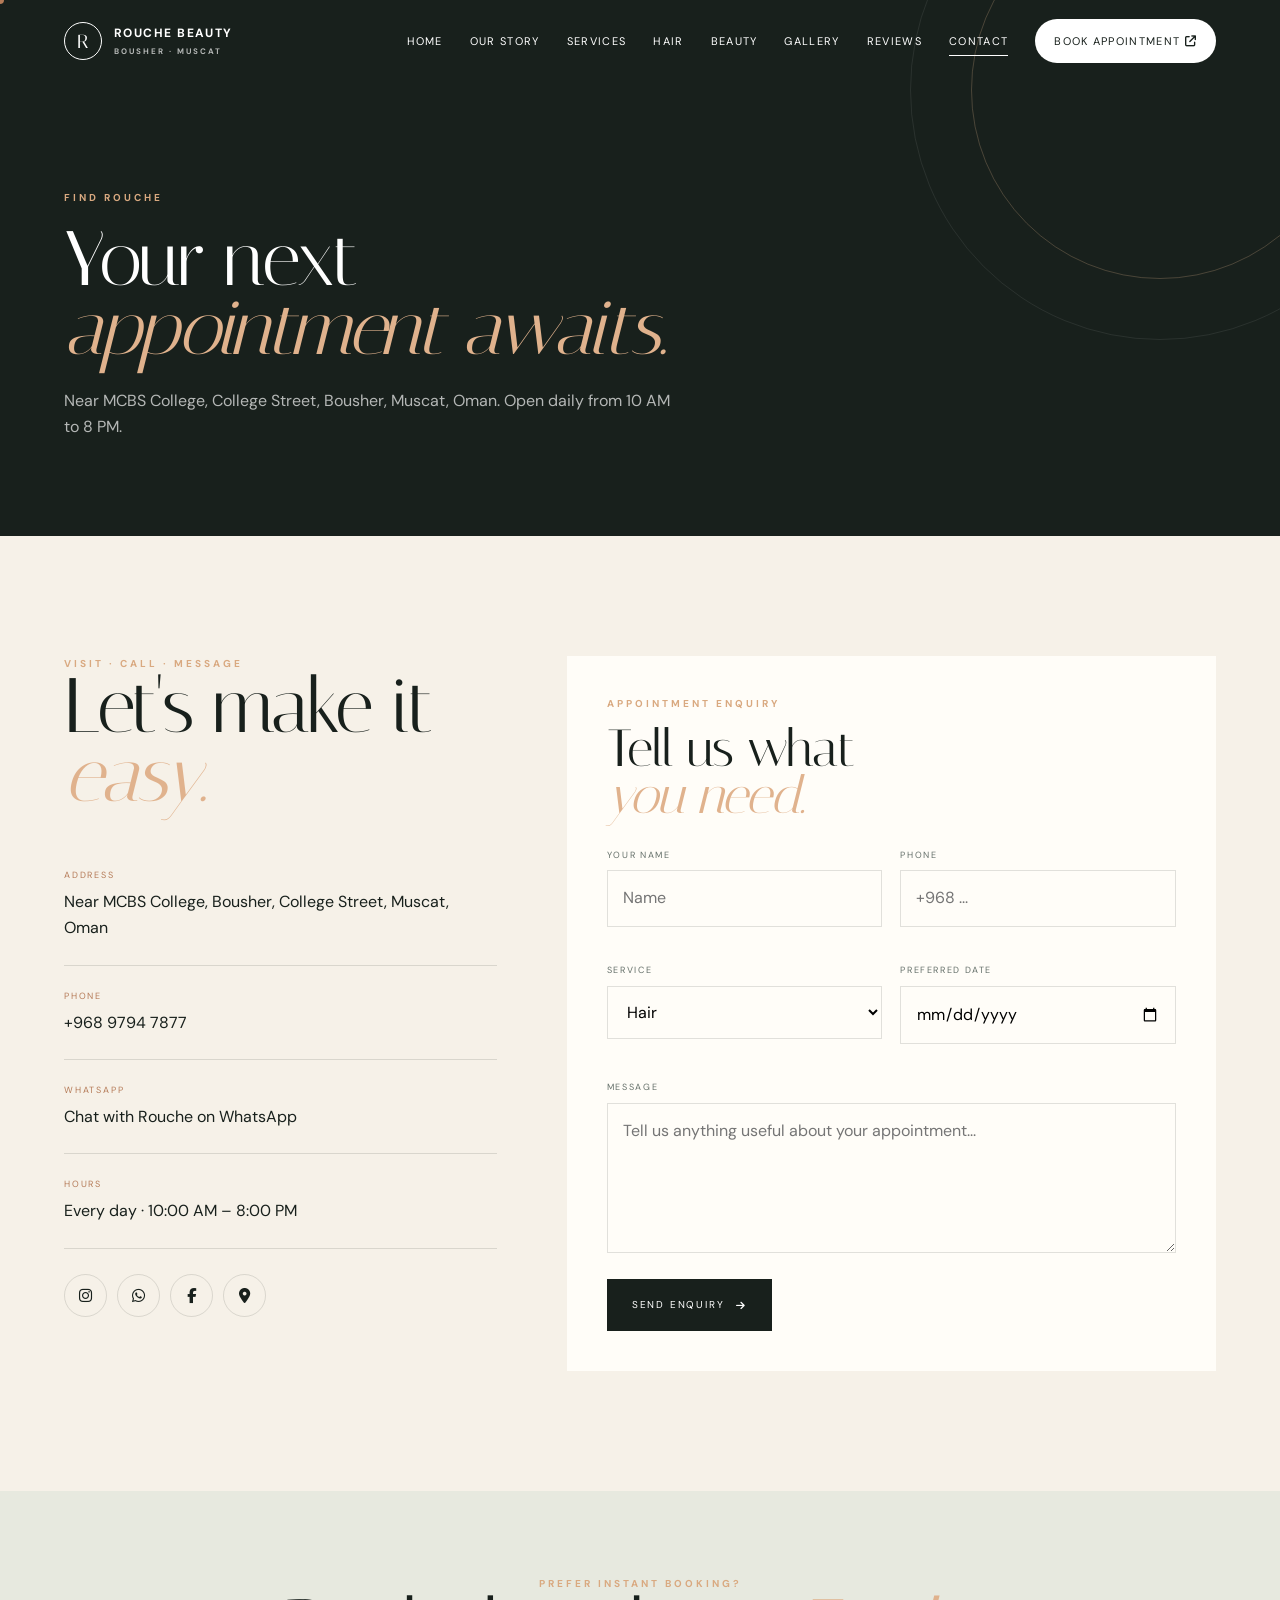
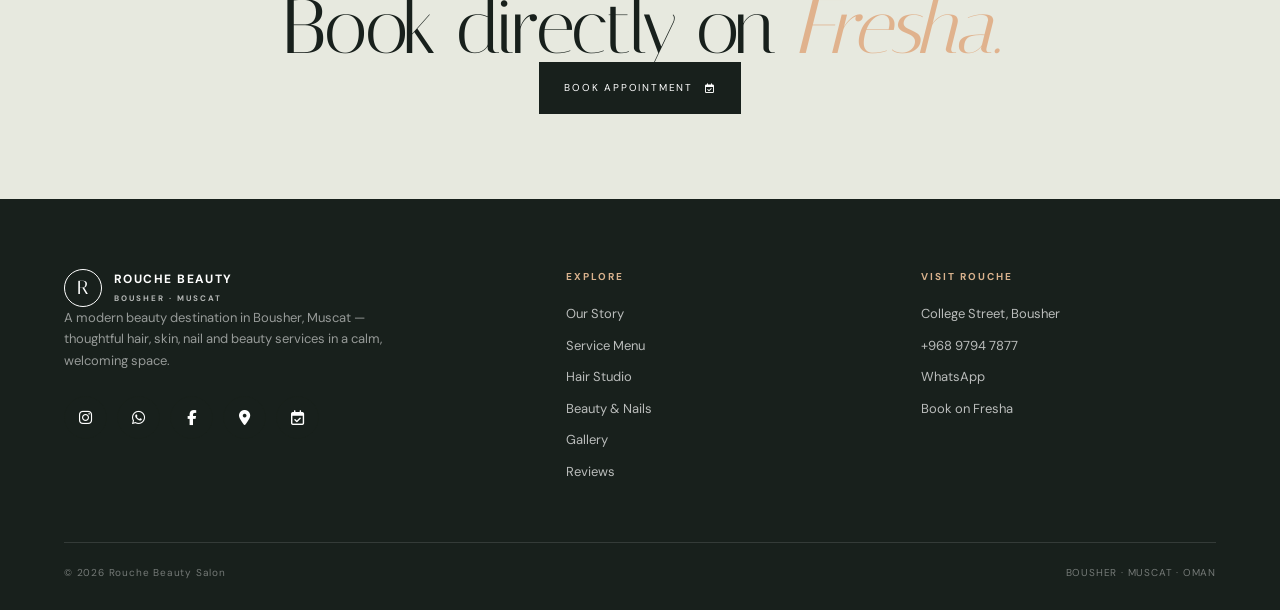
<file: contact.html>
<!doctype html>
<html lang="en">

<head>
    <meta charset="utf-8">
    <meta name="viewport" content="width=device-width,initial-scale=1">
    <meta name="description"
        content="Rouche Beauty Salon — premium hair, beauty, nail and skin services in Bousher, Muscat, Oman.">
    <title>Contact & Location | Rouche Beauty Salon</title>
    <link rel="stylesheet" href="style.css">
    <link rel="stylesheet" href="https://cdnjs.cloudflare.com/ajax/libs/font-awesome/6.5.2/css/all.min.css">
</head>

    <!-- Google tag (gtag.js) -->
<script async src="https://www.googletagmanager.com/gtag/js?id=G-3665BNM93B"></script>
<script>
  window.dataLayer = window.dataLayer || [];
  function gtag(){dataLayer.push(arguments);}
  gtag('js', new Date());

  gtag('config', 'G-3665BNM93B');
</script>
    
<body>
    <div class="preloader">
        <div class="loader">
            <div class="loader-mark"><span>R</span></div>
            <p>Rouche Beauty Salon · Muscat</p>
        </div>
    </div>
    <div class="progress"></div>
    <div class="cursor"></div>
    <header class="header"><a class="brand" href="index.html"><span class="mark">R</span><span>ROUCHE
                BEAUTY<small>BOUSHER · MUSCAT</small></span></a>
        <nav class="nav"><a class="" href="index.html">Home</a><a class="" href="story.html">Our Story</a><a class=""
                href="services.html">Services</a><a class="" href="hair.html">Hair</a><a class=""
                href="beauty.html">Beauty</a><a class="" href="gallery.html">Gallery</a><a class=""
                href="reviews.html">Reviews</a><a class="active" href="contact.html">Contact</a><a class="book"
                href="https://www.fresha.com/a/rouche-beauty-salon-muscat-rouche-beauty-salon-n1asgqcr"
                target="_blank">Book Appointment <i class="fa-solid fa-arrow-up-right-from-square"></i></a></nav><button
            class="toggle" aria-label="Open menu"><span></span><span></span></button>
    </header>
    <nav class="mobile">
    <a href="index.html"><span>001</span>Home</a>
    <a href="story.html"><span>002</span>Our Story</a>
    <a href="services.html"><span>003</span>Services</a>
    <a href="hair.html"><span>004</span>Hair</a>
    <a href="beauty.html"><span>005</span>Beauty</a>
    <a href="gallery.html"><span>006</span>Gallery</a>
    <a href="reviews.html"><span>007</span>Reviews</a>
    <a href="contact.html"><span>008</span>Contact</a>
    
    <div class="mobile-socials">
        <a class="social instagram" href="https://www.instagram.com/rouchebeautysalon.om" target="_blank" aria-label="Instagram">
            <i class="fa-brands fa-instagram"></i>
        </a>
        <a class="social whatsapp" href="https://wa.me/96897947877" target="_blank" aria-label="WhatsApp">
            <i class="fa-brands fa-whatsapp"></i>
        </a>
        <a class="social facebook" href="https://www.facebook.com/rouchebeautysalon/" target="_blank" aria-label="Facebook">
            <i class="fa-brands fa-facebook-f"></i>
        </a>
        <a class="social" href="https://maps.app.goo.gl/y8kQ7whTKr5bXp9u5" target="_blank" aria-label="Location">
            <i class="fa-solid fa-location-dot"></i>
        </a>
    </div>
</nav>
    <section class="page-hero">
        <div class="orb"></div>
        <div class="container">
            <div class="kicker">Find Rouche</div>
            <h1 class="display">Your next<br><em>appointment awaits.</em></h1>
            <p>Near MCBS College, College Street, Bousher, Muscat, Oman. Open daily from 10 AM to 8 PM.</p>
        </div>
    </section>
    <section class="section">
        <div class="container contact">
            <div class="reveal left">
                <div class="kicker">Visit · Call · Message</div>
                <h2 class="display">Let's make it<br><em>easy.</em></h2>
                <div class="contact-list">
                    <div class="contact-item"><span>Address</span><a href="https://maps.app.goo.gl/y8kQ7whTKr5bXp9u5"
                            target="_blank">Near MCBS College, Bousher, College Street, Muscat, Oman</a></div>
                    <div class="contact-item"><span>Phone</span><a href="tel:+96897947877">+968 9794 7877</a></div>
                    <div class="contact-item"><span>WhatsApp</span><a href="https://wa.me/96897947877"
                            target="_blank">Chat with Rouche on WhatsApp</a></div>
                    <div class="contact-item"><span>Hours</span>
                        <p>Every day · 10:00 AM – 8:00 PM</p>
                    </div>
                </div>
                <div class="socials"><a class="social instagram" href="https://www.instagram.com/rouchebeautysalon.om"
                        target="_blank"><i class="fa-brands fa-instagram"></i></a><a class="social whatsapp"
                        href="https://wa.me/96897947877" target="_blank"><i class="fa-brands fa-whatsapp"></i></a><a
                        class="social facebook" href="https://www.facebook.com/rouchebeautysalon/" target="_blank"><i
                            class="fa-brands fa-facebook-f"></i></a><a class="social"
                        href="https://maps.app.goo.gl/y8kQ7whTKr5bXp9u5" target="_blank"><i
                            class="fa-solid fa-location-dot"></i></a></div>
            </div>
            <div class="form reveal right">
                <div class="kicker">Appointment enquiry</div>
                <h3 class="display" style="font-size:52px;margin:14px 0 28px">Tell us what<br><em>you need.</em></h3>
                <form
                    onsubmit="event.preventDefault();alert('Thank you! For live availability, please use the Book on Fresha button.');">
                    <div class="form-grid">
                        <div class="field"><label>Your name</label><input required placeholder="Name"></div>
                        <div class="field"><label>Phone</label><input required placeholder="+968 ..."></div>
                        <div class="field"><label>Service</label><select>
                                <option>Hair</option>
                                <option>Nails</option>
                                <option>Skin / Facial</option>
                                <option>Threading</option>
                                <option>Waxing</option>
                            </select></div>
                        <div class="field"><label>Preferred date</label><input type="date"></div>
                        <div class="field full"><label>Message</label><textarea
                                placeholder="Tell us anything useful about your appointment..."></textarea></div>
                    </div><button class="btn btn-dark" type="submit" data-magnetic>Send enquiry <i
                            class="fa-solid fa-arrow-right"></i></button>
                </form>
            </div>
        </div>
    </section>
    <section class="tight" style="background:#e7e9df">
        <div class="container" style="text-align:center">
            <div class="kicker">Prefer instant booking?</div>
            <h2 class="display">Book directly on <em>Fresha.</em></h2><a class="btn btn-dark" data-magnetic
                href="https://www.fresha.com/a/rouche-beauty-salon-muscat-rouche-beauty-salon-n1asgqcr"
                target="_blank">Book appointment <i class="fa-regular fa-calendar-check"></i></a>
        </div>
    </section>
    <footer class="footer">
        <div class="footer-grid">
            <div><a class="brand" href="index.html"><span class="mark">R</span><span>ROUCHE BEAUTY<small>BOUSHER ·
                            MUSCAT</small></span></a>
                <p>A modern beauty destination in Bousher, Muscat — thoughtful hair, skin, nail and beauty services in a
                    calm, welcoming space.</p>
                <div class="socials"><a class="social instagram" href="https://www.instagram.com/rouchebeautysalon.om"
                        target="_blank"><i class="fa-brands fa-instagram"></i></a><a class="social whatsapp"
                        href="https://wa.me/96897947877" target="_blank"><i class="fa-brands fa-whatsapp"></i></a><a
                        class="social facebook" href="https://www.facebook.com/rouchebeautysalon/" target="_blank"><i
                            class="fa-brands fa-facebook-f"></i></a><a class="social"
                        href="https://maps.app.goo.gl/y8kQ7whTKr5bXp9u5" target="_blank"><i
                            class="fa-solid fa-location-dot"></i></a><a class="social"
                        href="https://www.fresha.com/a/rouche-beauty-salon-muscat-rouche-beauty-salon-n1asgqcr"
                        target="_blank"><i class="fa-regular fa-calendar-check"></i></a></div>
            </div>
            <div>
                <h4>Explore</h4>
                <div class="links"><a href="story.html">Our Story</a><a href="services.html">Service Menu</a><a
                        href="hair.html">Hair Studio</a><a href="beauty.html">Beauty & Nails</a><a
                        href="gallery.html">Gallery</a><a href="reviews.html">Reviews</a></div>
            </div>
            <div>
                <h4>Visit Rouche</h4>
                <div class="links"><a href="contact.html">College Street, Bousher</a><a href="tel:+96897947877">+968
                        9794 7877</a><a href="https://wa.me/96897947877" target="_blank">WhatsApp</a><a
                        href="https://www.fresha.com/a/rouche-beauty-salon-muscat-rouche-beauty-salon-n1asgqcr"
                        target="_blank">Book on Fresha</a></div>
            </div>
        </div>
        <div class="bottom"><span>© <span data-year></span> Rouche Beauty Salon</span><span>BOUSHER · MUSCAT ·
                OMAN</span></div>
    </footer>
    <script src="script.js"></script>
</body>

</html>
</file>
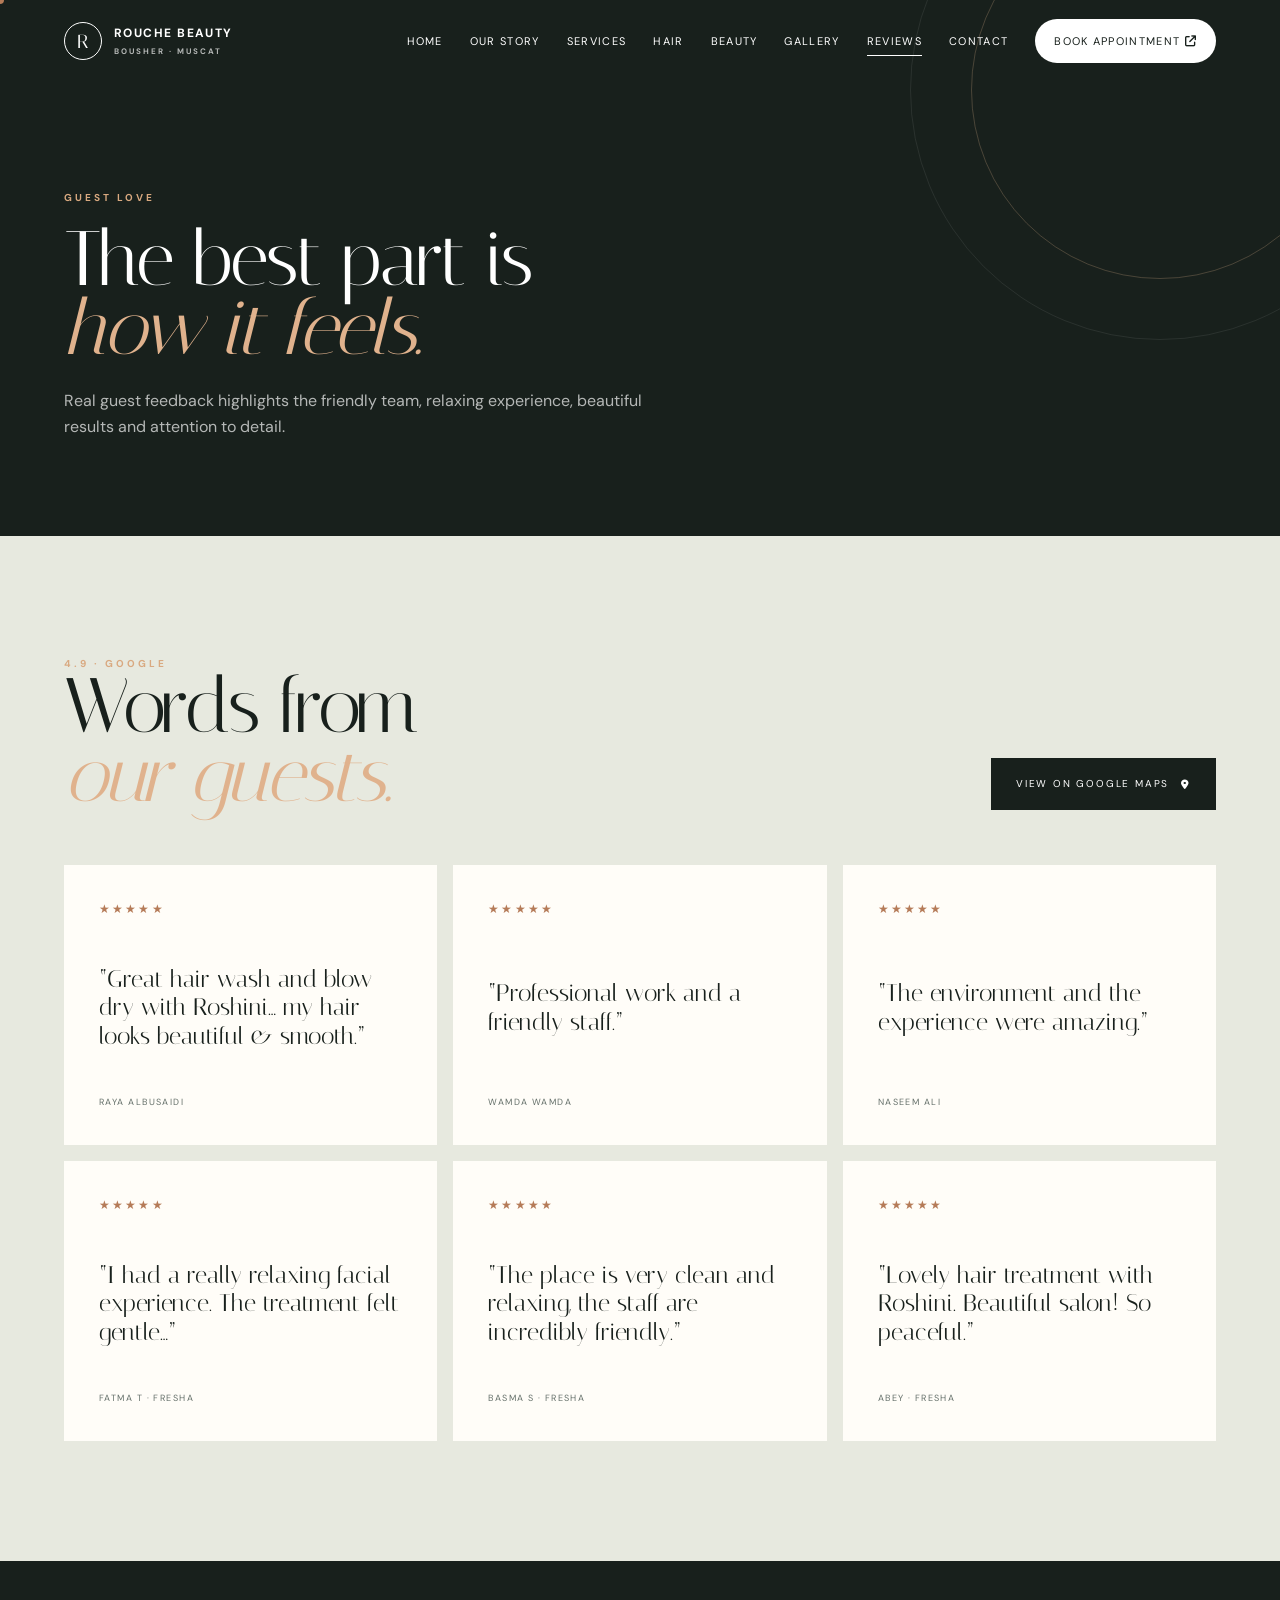
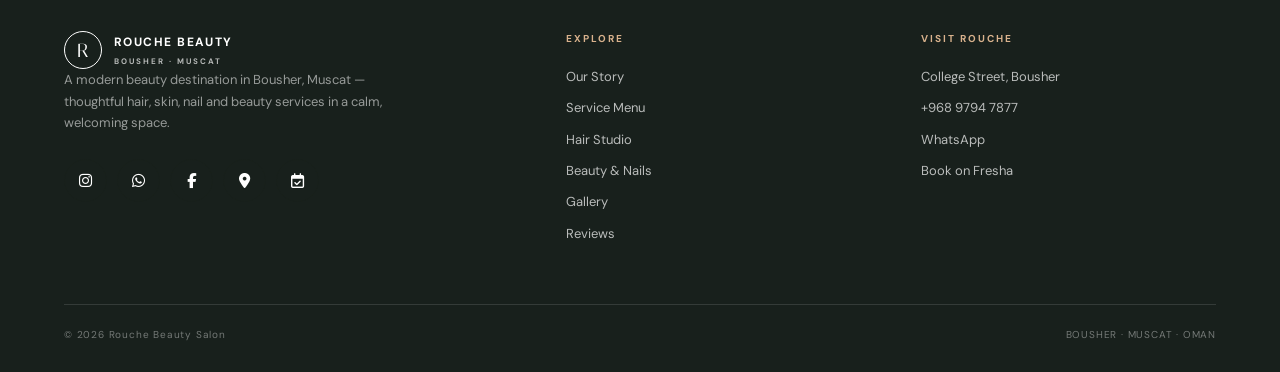
<file: reviews.html>
<!doctype html>
<html lang="en">

<head>
    <meta charset="utf-8">
    <meta name="viewport" content="width=device-width,initial-scale=1">
    <meta name="description"
        content="Rouche Beauty Salon — premium hair, beauty, nail and skin services in Bousher, Muscat, Oman.">
    <title>Guest Reviews | Rouche Beauty Salon</title>
    <link rel="stylesheet" href="style.css">
    <link rel="stylesheet" href="https://cdnjs.cloudflare.com/ajax/libs/font-awesome/6.5.2/css/all.min.css">
</head>

    <!-- Google tag (gtag.js) -->
<script async src="https://www.googletagmanager.com/gtag/js?id=G-3665BNM93B"></script>
<script>
  window.dataLayer = window.dataLayer || [];
  function gtag(){dataLayer.push(arguments);}
  gtag('js', new Date());

  gtag('config', 'G-3665BNM93B');
</script>

<body>
    <div class="preloader">
        <div class="loader">
            <div class="loader-mark"><span>R</span></div>
            <p>Rouche Beauty Salon · Muscat</p>
        </div>
    </div>
    <div class="progress"></div>
    <div class="cursor"></div>
    <header class="header"><a class="brand" href="index.html"><span class="mark">R</span><span>ROUCHE
                BEAUTY<small>BOUSHER · MUSCAT</small></span></a>
        <nav class="nav"><a class="" href="index.html">Home</a><a class="" href="story.html">Our Story</a><a class=""
                href="services.html">Services</a><a class="" href="hair.html">Hair</a><a class=""
                href="beauty.html">Beauty</a><a class="" href="gallery.html">Gallery</a><a class="active"
                href="reviews.html">Reviews</a><a class="" href="contact.html">Contact</a><a class="book"
                href="https://www.fresha.com/a/rouche-beauty-salon-muscat-rouche-beauty-salon-n1asgqcr"
                target="_blank">Book Appointment <i class="fa-solid fa-arrow-up-right-from-square"></i></a></nav><button
            class="toggle" aria-label="Open menu"><span></span><span></span></button>
    </header>
    <nav class="mobile">
    <a href="index.html"><span>001</span>Home</a>
    <a href="story.html"><span>002</span>Our Story</a>
    <a href="services.html"><span>003</span>Services</a>
    <a href="hair.html"><span>004</span>Hair</a>
    <a href="beauty.html"><span>005</span>Beauty</a>
    <a href="gallery.html"><span>006</span>Gallery</a>
    <a href="reviews.html"><span>007</span>Reviews</a>
    <a href="contact.html"><span>008</span>Contact</a>
    
    <div class="mobile-socials">
        <a class="social instagram" href="https://www.instagram.com/rouchebeautysalon.om" target="_blank" aria-label="Instagram">
            <i class="fa-brands fa-instagram"></i>
        </a>
        <a class="social whatsapp" href="https://wa.me/96897947877" target="_blank" aria-label="WhatsApp">
            <i class="fa-brands fa-whatsapp"></i>
        </a>
        <a class="social facebook" href="https://www.facebook.com/rouchebeautysalon/" target="_blank" aria-label="Facebook">
            <i class="fa-brands fa-facebook-f"></i>
        </a>
        <a class="social" href="https://maps.app.goo.gl/y8kQ7whTKr5bXp9u5" target="_blank" aria-label="Location">
            <i class="fa-solid fa-location-dot"></i>
        </a>
    </div>
</nav>
    <section class="page-hero">
        <div class="orb"></div>
        <div class="container">
            <div class="kicker">Guest love</div>
            <h1 class="display">The best part is<br><em>how it feels.</em></h1>
            <p>Real guest feedback highlights the friendly team, relaxing experience, beautiful results and attention to
                detail.</p>
        </div>
    </section>
    <section class="section quotes">
        <div class="container">
            <div class="section-head">
                <div>
                    <div class="kicker">4.9 · Google</div>
                    <h2 class="display">Words from<br><em>our guests.</em></h2>
                </div><a class="btn btn-dark"
                    href="https://www.google.com/maps/search/?api=1&query=Rouche%20Beauty%20Salon%20Bousher%20Muscat"
                    target="_blank">View on Google Maps <i class="fa-solid fa-location-dot"></i></a>
            </div>
            <div class="quote-grid">
                <article class="quote reveal">
                    <div class="stars">★★★★★</div>
                    <p>“Great hair wash and blow dry with Roshini… my hair looks beautiful & smooth.”</p><small>Raya
                        Albusaidi</small>
                </article>
                <article class="quote reveal d1">
                    <div class="stars">★★★★★</div>
                    <p>“Professional work and a friendly staff.”</p><small>Wamda Wamda</small>
                </article>
                <article class="quote reveal d2">
                    <div class="stars">★★★★★</div>
                    <p>“The environment and the experience were amazing.”</p><small>Naseem Ali</small>
                </article>
                <article class="quote reveal">
                    <div class="stars">★★★★★</div>
                    <p>“I had a really relaxing facial experience. The treatment felt gentle…”</p><small>Fatma T ·
                        Fresha</small>
                </article>
                <article class="quote reveal d1">
                    <div class="stars">★★★★★</div>
                    <p>“The place is very clean and relaxing, the staff are incredibly friendly.”</p><small>Basma S ·
                        Fresha</small>
                </article>
                <article class="quote reveal d2">
                    <div class="stars">★★★★★</div>
                    <p>“Lovely hair treatment with Roshini. Beautiful salon! So peaceful.”</p><small>Abey ·
                        Fresha</small>
                </article>
            </div>
        </div>
    </section>
    <footer class="footer">
        <div class="footer-grid">
            <div><a class="brand" href="index.html"><span class="mark">R</span><span>ROUCHE BEAUTY<small>BOUSHER ·
                            MUSCAT</small></span></a>
                <p>A modern beauty destination in Bousher, Muscat — thoughtful hair, skin, nail and beauty services in a
                    calm, welcoming space.</p>
                <div class="socials"><a class="social instagram" href="https://www.instagram.com/rouchebeautysalon.om"
                        target="_blank"><i class="fa-brands fa-instagram"></i></a><a class="social whatsapp"
                        href="https://wa.me/96897947877" target="_blank"><i class="fa-brands fa-whatsapp"></i></a><a
                        class="social facebook" href="https://www.facebook.com/rouchebeautysalon/" target="_blank"><i
                            class="fa-brands fa-facebook-f"></i></a><a class="social"
                        href="https://maps.app.goo.gl/y8kQ7whTKr5bXp9u5" target="_blank"><i
                            class="fa-solid fa-location-dot"></i></a><a class="social"
                        href="https://www.fresha.com/a/rouche-beauty-salon-muscat-rouche-beauty-salon-n1asgqcr"
                        target="_blank"><i class="fa-regular fa-calendar-check"></i></a></div>
            </div>
            <div>
                <h4>Explore</h4>
                <div class="links"><a href="story.html">Our Story</a><a href="services.html">Service Menu</a><a
                        href="hair.html">Hair Studio</a><a href="beauty.html">Beauty & Nails</a><a
                        href="gallery.html">Gallery</a><a href="reviews.html">Reviews</a></div>
            </div>
            <div>
                <h4>Visit Rouche</h4>
                <div class="links"><a href="contact.html">College Street, Bousher</a><a href="tel:+96897947877">+968
                        9794 7877</a><a href="https://wa.me/96897947877" target="_blank">WhatsApp</a><a
                        href="https://www.fresha.com/a/rouche-beauty-salon-muscat-rouche-beauty-salon-n1asgqcr"
                        target="_blank">Book on Fresha</a></div>
            </div>
        </div>
        <div class="bottom"><span>© <span data-year></span> Rouche Beauty Salon</span><span>BOUSHER · MUSCAT ·
                OMAN</span></div>
    </footer>
    <script src="script.js"></script>
</body>

</html>
</file>
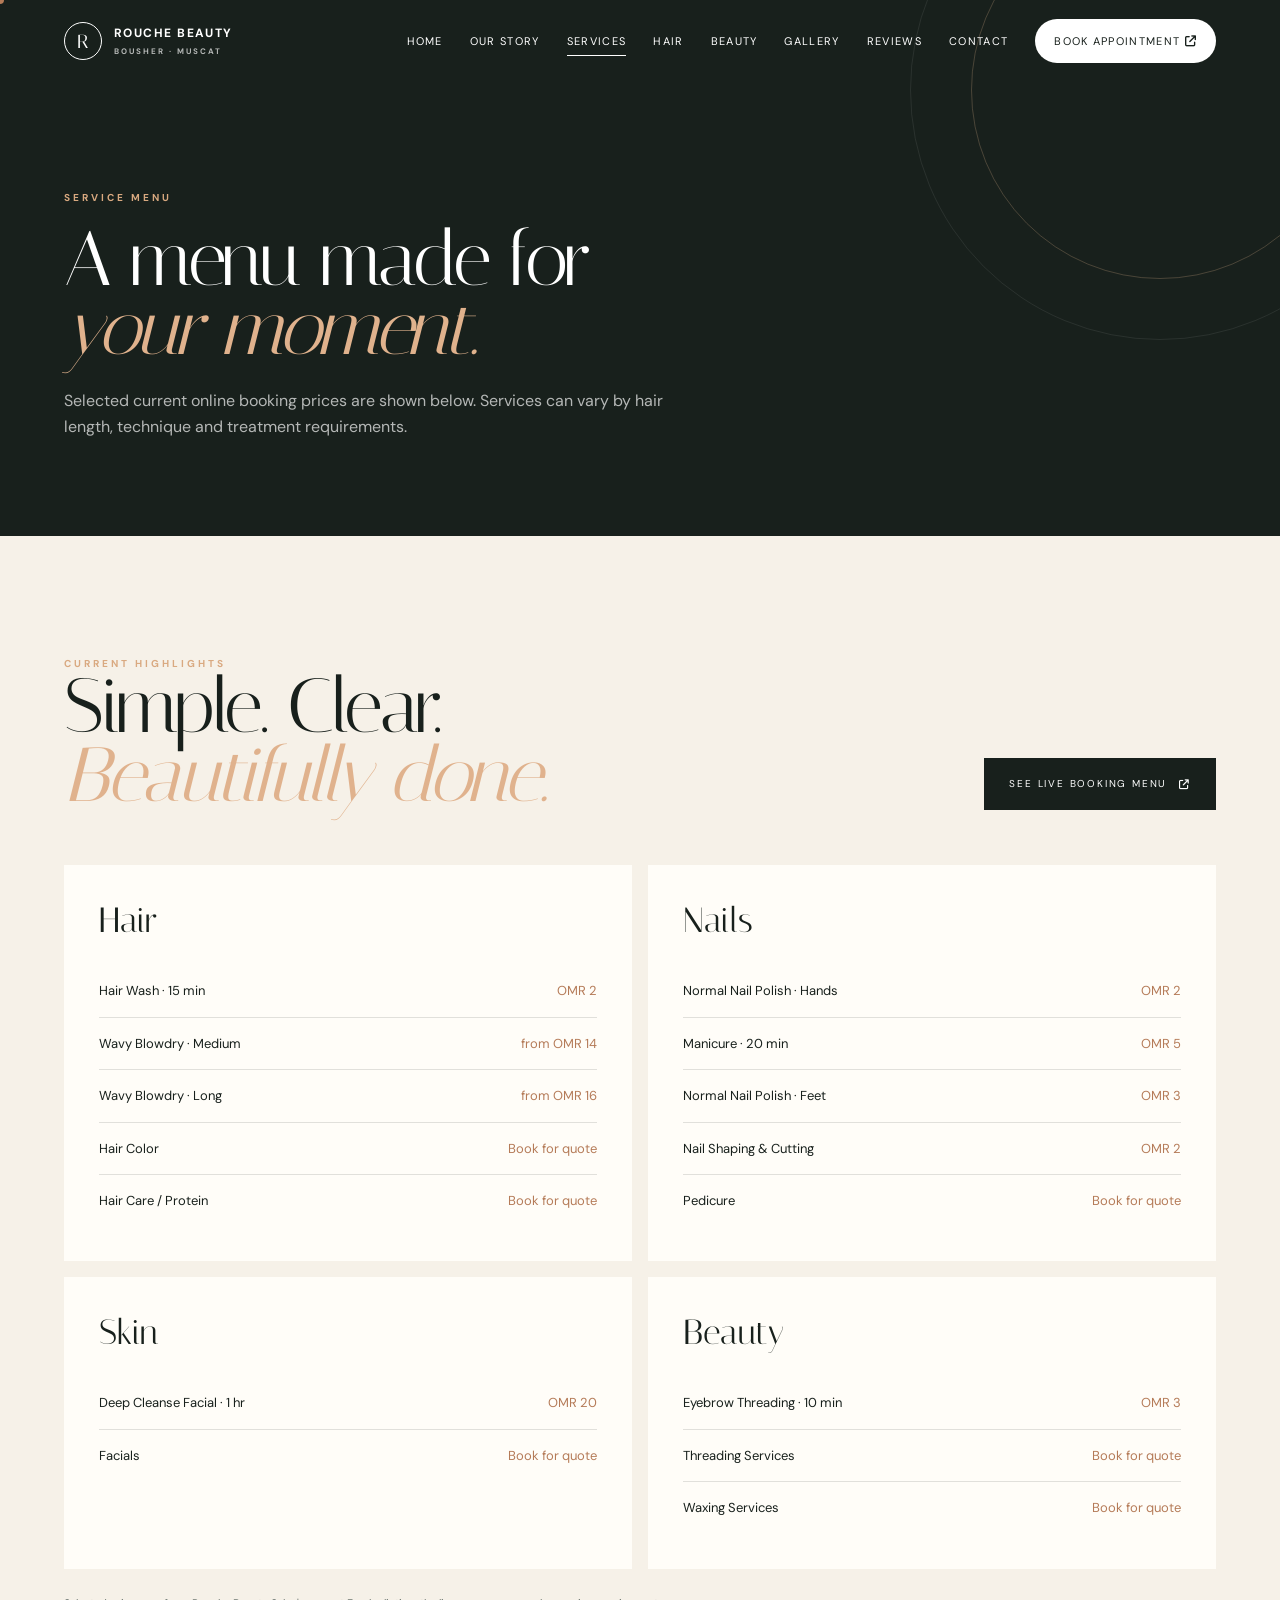
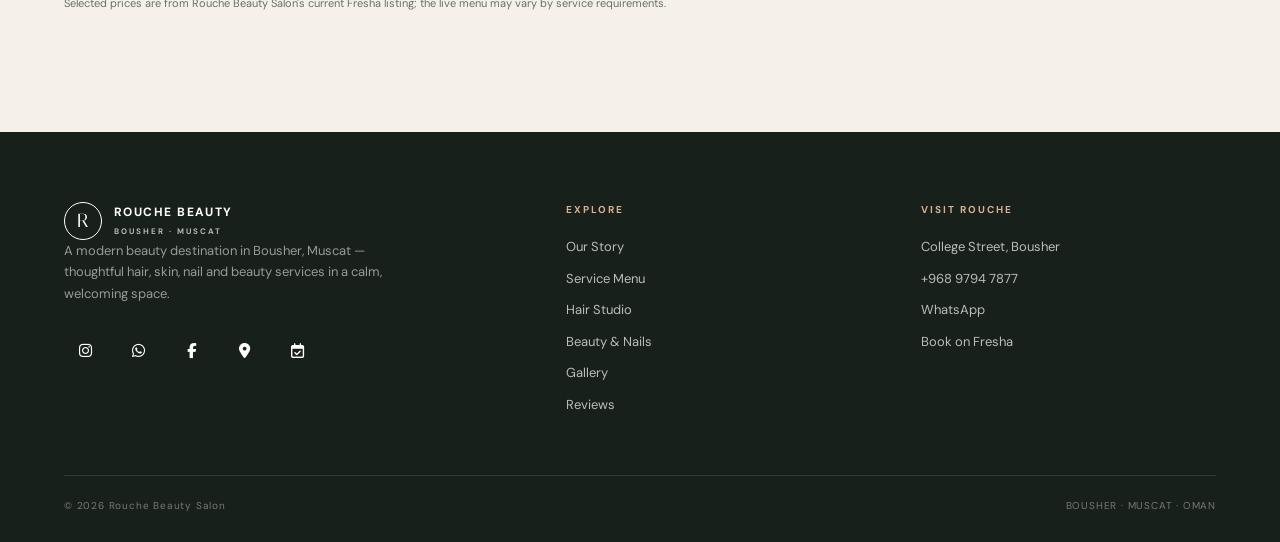
<file: services.html>
<!doctype html>
<html lang="en">

<head>
    <meta charset="utf-8">
    <meta name="viewport" content="width=device-width,initial-scale=1">
    <meta name="description"
        content="Rouche Beauty Salon — premium hair, beauty, nail and skin services in Bousher, Muscat, Oman.">
    <title>Services & Prices | Rouche Beauty Salon</title>
    <link rel="stylesheet" href="style.css">
    <link rel="stylesheet" href="https://cdnjs.cloudflare.com/ajax/libs/font-awesome/6.5.2/css/all.min.css">
</head>

    <!-- Google tag (gtag.js) -->
<script async src="https://www.googletagmanager.com/gtag/js?id=G-3665BNM93B"></script>
<script>
  window.dataLayer = window.dataLayer || [];
  function gtag(){dataLayer.push(arguments);}
  gtag('js', new Date());

  gtag('config', 'G-3665BNM93B');
</script>

<body>
    <div class="preloader">
        <div class="loader">
            <div class="loader-mark"><span>R</span></div>
            <p>Rouche Beauty Salon · Muscat</p>
        </div>
    </div>
    <div class="progress"></div>
    <div class="cursor"></div>
    <header class="header"><a class="brand" href="index.html"><span class="mark">R</span><span>ROUCHE
                BEAUTY<small>BOUSHER · MUSCAT</small></span></a>
        <nav class="nav"><a class="" href="index.html">Home</a><a class="" href="story.html">Our Story</a><a
                class="active" href="services.html">Services</a><a class="" href="hair.html">Hair</a><a class=""
                href="beauty.html">Beauty</a><a class="" href="gallery.html">Gallery</a><a class=""
                href="reviews.html">Reviews</a><a class="" href="contact.html">Contact</a><a class="book"
                href="https://www.fresha.com/a/rouche-beauty-salon-muscat-rouche-beauty-salon-n1asgqcr"
                target="_blank">Book Appointment <i class="fa-solid fa-arrow-up-right-from-square"></i></a></nav><button
            class="toggle" aria-label="Open menu"><span></span><span></span></button>
    </header>
    <nav class="mobile">
    <a href="index.html"><span>001</span>Home</a>
    <a href="story.html"><span>002</span>Our Story</a>
    <a href="services.html"><span>003</span>Services</a>
    <a href="hair.html"><span>004</span>Hair</a>
    <a href="beauty.html"><span>005</span>Beauty</a>
    <a href="gallery.html"><span>006</span>Gallery</a>
    <a href="reviews.html"><span>007</span>Reviews</a>
    <a href="contact.html"><span>008</span>Contact</a>
    
    <div class="mobile-socials">
        <a class="social instagram" href="https://www.instagram.com/rouchebeautysalon.om" target="_blank" aria-label="Instagram">
            <i class="fa-brands fa-instagram"></i>
        </a>
        <a class="social whatsapp" href="https://wa.me/96897947877" target="_blank" aria-label="WhatsApp">
            <i class="fa-brands fa-whatsapp"></i>
        </a>
        <a class="social facebook" href="https://www.facebook.com/rouchebeautysalon/" target="_blank" aria-label="Facebook">
            <i class="fa-brands fa-facebook-f"></i>
        </a>
        <a class="social" href="https://maps.app.goo.gl/y8kQ7whTKr5bXp9u5" target="_blank" aria-label="Location">
            <i class="fa-solid fa-location-dot"></i>
        </a>
    </div>
</nav>
    <section class="page-hero">
        <div class="orb"></div>
        <div class="container">
            <div class="kicker">Service menu</div>
            <h1 class="display">A menu made for<br><em>your moment.</em></h1>
            <p>Selected current online booking prices are shown below. Services can vary by hair length, technique and
                treatment requirements.</p>
        </div>
    </section>
    <section class="section">
        <div class="container">
            <div class="section-head">
                <div>
                    <div class="kicker">Current highlights</div>
                    <h2 class="display">Simple. Clear.<br><em>Beautifully done.</em></h2>
                </div><a class="btn btn-dark"
                    href="https://www.fresha.com/a/rouche-beauty-salon-muscat-rouche-beauty-salon-n1asgqcr"
                    target="_blank">See live booking menu <i class="fa-solid fa-arrow-up-right-from-square"></i></a>
            </div>
            <div class="price-list">
                <div class="price-group reveal">
                    <h3>Hair</h3>
                    <div class="price-row"><span>Hair Wash · 15 min</span><span>OMR 2</span></div>
                    <div class="price-row"><span>Wavy Blowdry · Medium</span><span>from OMR 14</span></div>
                    <div class="price-row"><span>Wavy Blowdry · Long</span><span>from OMR 16</span></div>
                    <div class="price-row"><span>Hair Color</span><span>Book for quote</span></div>
                    <div class="price-row"><span>Hair Care / Protein</span><span>Book for quote</span></div>
                </div>
                <div class="price-group reveal d1">
                    <h3>Nails</h3>
                    <div class="price-row"><span>Normal Nail Polish · Hands</span><span>OMR 2</span></div>
                    <div class="price-row"><span>Manicure · 20 min</span><span>OMR 5</span></div>
                    <div class="price-row"><span>Normal Nail Polish · Feet</span><span>OMR 3</span></div>
                    <div class="price-row"><span>Nail Shaping & Cutting</span><span>OMR 2</span></div>
                    <div class="price-row"><span>Pedicure</span><span>Book for quote</span></div>
                </div>
                <div class="price-group reveal">
                    <h3>Skin</h3>
                    <div class="price-row"><span>Deep Cleanse Facial · 1 hr</span><span>OMR 20</span></div>
                    <div class="price-row"><span>Facials</span><span>Book for quote</span></div>
                </div>
                <div class="price-group reveal d1">
                    <h3>Beauty</h3>
                    <div class="price-row"><span>Eyebrow Threading · 10 min</span><span>OMR 3</span></div>
                    <div class="price-row"><span>Threading Services</span><span>Book for quote</span></div>
                    <div class="price-row"><span>Waxing Services</span><span>Book for quote</span></div>
                </div>
            </div>
            <p style="font-size:11px;color:var(--muted);margin-top:25px">Selected prices are from Rouche Beauty Salon's
                current Fresha listing; the live menu may vary by service requirements.</p>
        </div>
    </section>
    <footer class="footer">
        <div class="footer-grid">
            <div><a class="brand" href="index.html"><span class="mark">R</span><span>ROUCHE BEAUTY<small>BOUSHER ·
                            MUSCAT</small></span></a>
                <p>A modern beauty destination in Bousher, Muscat — thoughtful hair, skin, nail and beauty services in a
                    calm, welcoming space.</p>
                <div class="socials"><a class="social instagram" href="https://www.instagram.com/rouchebeautysalon.om"
                        target="_blank"><i class="fa-brands fa-instagram"></i></a><a class="social whatsapp"
                        href="https://wa.me/96897947877" target="_blank"><i class="fa-brands fa-whatsapp"></i></a><a
                        class="social facebook" href="https://www.facebook.com/rouchebeautysalon/" target="_blank"><i
                            class="fa-brands fa-facebook-f"></i></a><a class="social"
                        href="https://maps.app.goo.gl/y8kQ7whTKr5bXp9u5" target="_blank"><i
                            class="fa-solid fa-location-dot"></i></a><a class="social"
                        href="https://www.fresha.com/a/rouche-beauty-salon-muscat-rouche-beauty-salon-n1asgqcr"
                        target="_blank"><i class="fa-regular fa-calendar-check"></i></a></div>
            </div>
            <div>
                <h4>Explore</h4>
                <div class="links"><a href="story.html">Our Story</a><a href="services.html">Service Menu</a><a
                        href="hair.html">Hair Studio</a><a href="beauty.html">Beauty & Nails</a><a
                        href="gallery.html">Gallery</a><a href="reviews.html">Reviews</a></div>
            </div>
            <div>
                <h4>Visit Rouche</h4>
                <div class="links"><a href="contact.html">College Street, Bousher</a><a href="tel:+96897947877">+968
                        9794 7877</a><a href="https://wa.me/96897947877" target="_blank">WhatsApp</a><a
                        href="https://www.fresha.com/a/rouche-beauty-salon-muscat-rouche-beauty-salon-n1asgqcr"
                        target="_blank">Book on Fresha</a></div>
            </div>
        </div>
        <div class="bottom"><span>© <span data-year></span> Rouche Beauty Salon</span><span>BOUSHER · MUSCAT ·
                OMAN</span></div>
    </footer>
    <script src="script.js"></script>
</body>

</html>
</file>
<file: style.css>
@import url('https://fonts.googleapis.com/css2?family=DM+Sans:wght@400;500;600;700&family=Italiana&display=swap');

:root {
    --ink: #18201c;
    --muted: #65706a;
    --cream: #f6f1e8;
    --paper: #fffdf8;
    --sage: #b8c5b7;
    --deep: #647465;
    --copper: #b57b58;
    --line: rgba(24, 32, 28, .13);
    --shadow: 0 24px 70px rgba(24, 32, 28, .13);
    --serif: "Italiana", Georgia, serif;
    --sans: "DM Sans", Arial, sans-serif
}

* {
    box-sizing: border-box;
    margin: 0;
    padding: 0
}

/* Ensure the body never leaks horizontally */
html, body {
    max-width: 100%;
    overflow-x: hidden;
}

html {
    scroll-behavior: smooth
}

body {
    font-family: var(--sans);
    color: var(--ink);
    background: var(--cream);
    line-height: 1.65;
    overflow-x: hidden
}

/* 1. Reset body.lock to prevent document flow collapse */
body.lock {
    overflow: hidden;
    position: static; /* Removes position: fixed to keep layout structure intact */
}

img {
    display: block;
    width: 100%;
    height: auto
}

a {
    color: inherit;
    text-decoration: none
}

button,
input,
textarea,
select {
    font: inherit
}

button {
    border: 0;
    background: none;
    cursor: pointer
}

::selection {
    background: var(--ink);
    color: #fff
}

.preloader {
    position: fixed;
    inset: 0;
    background: var(--ink);
    z-index: 9999;
    display: grid;
    place-items: center;
    transition: .7s
}

.preloader.done {
    opacity: 0;
    visibility: hidden
}

.loader {
    text-align: center;
    color: #fff
}

.loader-mark {
    width: 64px;
    height: 64px;
    border: 1px solid #ffffff40;
    border-radius: 50%;
    display: grid;
    place-items: center;
    margin: auto auto 18px;
    animation: spin 2s linear infinite
}

.loader-mark span {
    font: 25px var(--serif)
}

.loader p {
    font-size: 10px;
    letter-spacing: .28em;
    text-transform: uppercase;
    color: #d9b28d
}

@keyframes spin {
    to {
        transform: rotate(360deg)
    }
}

.progress {
    position: fixed;
    top: 0;
    left: 0;
    width: 0;
    height: 3px;
    background: var(--copper);
    z-index: 10001
}

.header {
    position: fixed;
    top: 0;
    left: 0;
    width: 100%;
    height: 82px;
    z-index: 1100;
    display: flex;
    align-items: center;
    justify-content: space-between;
    padding: 0 5vw;
    color: #fff;
    transition: .45s;
}

.header.scrolled {
    height: 68px;
    background: #fffdf8f2;
    color: var(--ink);
    backdrop-filter: blur(16px);
    box-shadow: 0 8px 30px #00000012
}

.brand {
    display: flex;
    align-items: center;
    gap: 12px;
    font-weight: 700;
    letter-spacing: .12em;
    font-size: 12px
}

.mark {
    width: 38px;
    height: 38px;
    border: 1px solid currentColor;
    border-radius: 50%;
    display: grid;
    place-items: center;
    font: 19px var(--serif);
    transition: .4s
}

.brand:hover .mark {
    transform: rotate(18deg) scale(1.08)
}

.brand small {
    display: block;
    font-size: 8px;
    letter-spacing: .25em;
    opacity: .68;
    margin-top: 2px
}

.nav {
    display: flex;
    align-items: center;
    gap: 27px
}

.nav a {
    font-size: 11px;
    letter-spacing: .12em;
    text-transform: uppercase;
    position: relative;
    padding: 8px 0
}

.nav a:after {
    content: "";
    position: absolute;
    left: 0;
    bottom: 2px;
    width: 0;
    height: 1px;
    background: currentColor;
    transition: .35s
}

.nav a:hover:after,
.nav a.active:after {
    width: 100%
}

.nav .book {
    background: #fff;
    color: var(--ink);
    padding: 13px 19px;
    border-radius: 999px
}

.nav .book:after {
    display: none
}

.nav .book:hover {
    background: var(--copper);
    color: #fff;
    transform: translateY(-3px);
    box-shadow: 0 12px 25px #b57b5840
}

.toggle {
    display: none;
    color: inherit;
    width: 46px;
    height: 46px;
    border: 1px solid currentColor;
    border-radius: 50%;
    z-index: 1101
}

.toggle span {
    display: block;
    width: 19px;
    height: 1.5px;
    background: currentColor;
    margin: 4px auto;
    transition: .3s
}

.toggle.open span:first-child {
    transform: translateY(5.5px) rotate(45deg)
}

.toggle.open span:last-child {
    transform: translateY(-5.5px) rotate(-45deg)
}

.mobile {
    display: none
}

.hero {
    min-height: 100vh;
    position: relative;
    background: var(--ink);
    color: #fff;
    display: flex;
    align-items: flex-end;
    overflow: hidden
}

.hero-media {
    position: absolute;
    inset: 0
}

.hero-media img {
    height: 100%;
    object-fit: cover;
    filter: saturate(.72);
    transform: scale(1.04);
    animation: zoom 12s ease-out forwards
}

.hero-media:after {
    content: "";
    position: absolute;
    inset: 0;
    background: linear-gradient(90deg, #0f1614c7, #0f16146b 45%, #0f161426)
}

@keyframes zoom {
    to {
        transform: scale(1)
    }
}

.hero-content {
    position: relative;
    z-index: 2;
    width: min(1100px, 90%);
    margin: auto;
    padding: 180px 0 95px
}

.kicker {
    font-size: 10px;
    letter-spacing: .3em;
    text-transform: uppercase;
    color: #d9a980;
    font-weight: 700
}

.hero h1,
.display {
    font-family: var(--serif);
    font-weight: 400;
    letter-spacing: -.03em;
    line-height: .9
}

.hero h1 {
    font-size: clamp(64px, 9vw, 132px);
    max-width: 900px;
    margin-top: 20px
}

.hero h1 em,
.display em {
    color: #e0b28d;
    font-style: italic
}

.hero-copy {
    max-width: 520px;
    font-size: 17px;
    color: #ffffffd1;
    margin: 30px 0 34px
}

.actions {
    display: flex;
    gap: 13px;
    flex-wrap: wrap
}

.btn {
    display: inline-flex;
    align-items: center;
    justify-content: center;
    gap: 12px;
    min-height: 52px;
    padding: 0 24px;
    border: 1px solid #ffffff73;
    color: #fff;
    font-size: 10px;
    letter-spacing: .18em;
    text-transform: uppercase;
    transition: .4s cubic-bezier(.2, .8, .2, 1);
    position: relative;
    overflow: hidden;
    z-index: 0
}

.btn:before {
    content: "";
    position: absolute;
    inset: 0;
    background: #fff;
    transform: translateY(102%);
    transition: .4s;
    z-index: -1
}

.btn:hover {
    color: var(--ink);
    transform: translateY(-4px);
    box-shadow: 0 16px 35px #0000002e
}

.btn:hover:before {
    transform: translateY(0)
}

.btn-solid {
    background: var(--copper);
    border-color: var(--copper)
}

.btn-dark {
    background: var(--ink);
    border-color: var(--ink)
}

.btn-dark:before {
    background: var(--copper)
}

.scroll {
    position: absolute;
    bottom: 38px;
    left: 5vw;
    display: flex;
    align-items: center;
    gap: 13px;
    font-size: 9px;
    letter-spacing: .2em;
    text-transform: uppercase;
    opacity: .7
}

.scroll i {
    width: 50px;
    height: 1px;
    background: currentColor;
    display: block;
    position: relative;
    overflow: hidden
}

.scroll i:after {
    content: "";
    position: absolute;
    width: 30%;
    height: 100%;
    background: var(--copper);
    animation: line 1.8s infinite
}

@keyframes line {

    50%,
    100% {
        transform: translateX(230%)
    }
}

.hero-note {
    position: absolute;
    right: 5vw;
    bottom: 42px;
    font-size: 10px;
    letter-spacing: .2em;
    text-transform: uppercase;
    writing-mode: vertical-rl;
    opacity: .7
}

.section {
    padding: 120px 5vw
}

.tight {
    padding: 85px 5vw
}

.container {
    width: min(1160px, 100%);
    margin: auto
}

.section-head {
    display: flex;
    justify-content: space-between;
    gap: 30px;
    align-items: end;
    margin-bottom: 55px
}

.display {
    font-size: clamp(48px, 6vw, 88px)
}

.lead {
    max-width: 520px;
    color: var(--muted);
    font-size: 16px
}

.intro {
    display: grid;
    grid-template-columns: 1fr 1.1fr;
    gap: 80px;
    align-items: center
}

.intro-img {
    position: relative
}

.intro-img img {
    aspect-ratio: 4/5;
    object-fit: cover
}

.intro-img:after {
    content: "";
    position: absolute;
    inset: 22px -22px -22px 22px;
    border: 1px solid #b57b5873;
    z-index: -1
}

.stats {
    display: flex;
    gap: 42px;
    margin-top: 40px
}

.stat strong {
    font: 40px var(--serif);
    display: block
}

.stat span {
    font-size: 9px;
    text-transform: uppercase;
    letter-spacing: .18em;
    color: var(--muted)
}

.marquee {
    overflow: hidden;
    border-block: 1px solid var(--line);
    padding: 18px 0;
    white-space: nowrap
}

.track {
    display: inline-flex;
    animation: marquee 24s linear infinite
}

.track span {
    font: 28px var(--serif);
    margin: 0 30px;
    color: var(--deep)
}

.track b {
    color: var(--copper)
}

@keyframes marquee {
    to {
        transform: translateX(-50%)
    }
}

.services {
    display: grid;
    grid-template-columns: repeat(3, 1fr);
    border-top: 1px solid var(--line)
}

.service {
    padding: 34px 28px 36px;
    border-right: 1px solid var(--line);
    border-bottom: 1px solid var(--line);
    transition: .4s;
    position: relative
}

.service:nth-child(3n) {
    border-right: 0
}

.service:hover {
    background: var(--paper);
    transform: translateY(-6px);
    box-shadow: var(--shadow);
    z-index: 2
}

.service-no {
    font-size: 10px;
    color: var(--copper);
    letter-spacing: .18em
}

.service h3 {
    font: 32px var(--serif);
    margin: 22px 0 10px
}

.service p {
    color: var(--muted);
    font-size: 13px;
    max-width: 310px
}

.price {
    margin-top: 24px;
    font-size: 12px;
    font-weight: 700;
    letter-spacing: .12em
}

.arrow {
    position: absolute;
    right: 25px;
    bottom: 25px;
    width: 34px;
    height: 34px;
    border: 1px solid var(--line);
    border-radius: 50%;
    display: grid;
    place-items: center;
    transition: .35s
}

.service:hover .arrow {
    background: var(--copper);
    color: #fff;
    transform: rotate(45deg)
}

.band {
    background: var(--ink);
    color: #fff;
    padding: 110px 5vw;
    overflow: hidden
}

.feature {
    display: grid;
    grid-template-columns: 1fr 1fr;
    gap: 80px;
    align-items: center
}

.feature img {
    height: 590px;
    object-fit: cover
}

.band p {
    color: #ffffffad;
    max-width: 540px;
    margin: 28px 0
}

.quotes {
    background: #e7e9df
}

.quote-grid {
    display: grid;
    grid-template-columns: repeat(3, 1fr);
    gap: 16px
}

.quote {
    background: var(--paper);
    padding: 35px;
    min-height: 280px;
    display: flex;
    flex-direction: column;
    justify-content: space-between;
    transition: .35s
}

.quote:hover {
    transform: translateY(-7px);
    box-shadow: var(--shadow)
}

.stars {
    color: var(--copper);
    letter-spacing: .18em;
    font-size: 12px
}

.quote p {
    font: 24px/1.2 var(--serif)
}

.quote small {
    text-transform: uppercase;
    letter-spacing: .16em;
    font-size: 9px;
    color: var(--muted)
}

.page-hero {
    padding: 190px 5vw 95px;
    background: var(--ink);
    color: #fff;
    position: relative;
    overflow: hidden
}

.page-hero .display {
    max-width: 900px;
    margin-top: 18px
}

.page-hero p {
    max-width: 620px;
    color: #ffffffad;
    margin-top: 25px
}

.orb {
    position: absolute;
    width: 500px;
    height: 500px;
    border: 1px solid #ffffff14;
    border-radius: 50%;
    right: -130px;
    top: -160px
}

.orb:after {
    content: "";
    position: absolute;
    inset: 60px;
    border: 1px solid #e0b28d40;
    border-radius: 50%
}

.story {
    display: grid;
    grid-template-columns: .85fr 1.15fr;
    gap: 90px
}

.stack {
    position: relative;
    min-height: 610px
}

.stack img:first-child {
    width: 72%;
    height: 500px;
    object-fit: cover
}

.stack img:last-child {
    position: absolute;
    width: 52%;
    height: 290px;
    object-fit: cover;
    right: 0;
    bottom: 0;
    border: 12px solid var(--cream)
}

.story p {
    color: var(--muted);
    margin-bottom: 20px
}

.pull {
    font: 45px/1.05 var(--serif);
    padding: 35px 0;
    border-block: 1px solid var(--line);
    margin: 30px 0
}

.price-list {
    display: grid;
    grid-template-columns: 1fr 1fr;
    gap: 16px
}

.price-group {
    background: var(--paper);
    padding: 35px
}

.price-group h3 {
    font: 35px var(--serif);
    margin-bottom: 24px
}

.price-row {
    display: flex;
    justify-content: space-between;
    gap: 20px;
    padding: 15px 0;
    border-bottom: 1px solid var(--line);
    font-size: 13px
}

.price-row:last-child {
    border-bottom: 0
}

.price-row strong,
.price-row span:last-child {
    color: var(--copper);
    white-space: nowrap
}

.gallery {
    display: grid;
    grid-template-columns: 1.1fr .9fr .9fr;
    grid-auto-rows: 270px;
    gap: 14px
}

.g {
    overflow: hidden;
    position: relative
}

.g img {
    height: 100%;
    object-fit: cover;
    transition: .8s
}

.g:hover img {
    transform: scale(1.07)
}

.g.tall {
    grid-row: span 2
}

.g.wide {
    grid-column: span 2
}

.g:after {
    content: "";
    position: absolute;
    inset: 0;
    background: linear-gradient(transparent, #0000008c);
    opacity: 0;
    transition: .4s
}

.g:hover:after {
    opacity: 1
}

.g span {
    position: absolute;
    left: 22px;
    bottom: 20px;
    color: #fff;
    font-size: 10px;
    letter-spacing: .2em;
    text-transform: uppercase;
    z-index: 2;
    opacity: 0;
    transition: .4s
}

.g:hover span {
    opacity: 1
}

.contact {
    display: grid;
    grid-template-columns: .8fr 1.2fr;
    gap: 70px
}

.contact-list {
    margin-top: 35px
}

.contact-item {
    padding: 23px 0;
    border-bottom: 1px solid var(--line)
}

.contact-item span {
    display: block;
    font-size: 9px;
    text-transform: uppercase;
    letter-spacing: .2em;
    color: var(--copper);
    margin-bottom: 6px
}

.contact-item a,
.contact-item p {
    font-size: 16px
}

.form {
    background: var(--paper);
    padding: 40px
}

.form-grid {
    display: grid;
    grid-template-columns: 1fr 1fr;
    gap: 18px
}

.field {
    margin-bottom: 18px
}

.field.full {
    grid-column: 1/-1
}

.field label {
    display: block;
    font-size: 9px;
    text-transform: uppercase;
    letter-spacing: .18em;
    margin-bottom: 8px;
    color: var(--muted)
}

.field input,
.field textarea,
.field select {
    width: 100%;
    border: 1px solid var(--line);
    background: transparent;
    padding: 14px 15px;
    outline: none;
    transition: .3s
}

.field input:focus,
.field textarea:focus,
.field select:focus {
    border-color: var(--copper);
    box-shadow: 0 0 0 3px #b57b5814
}

.field textarea {
    min-height: 150px;
    resize: vertical
}

.socials {
    display: flex;
    gap: 10px;
    margin-top: 25px
}

.social {
    width: 43px;
    height: 43px;
    border: 1px solid var(--line);
    display: grid;
    place-items: center;
    border-radius: 50%;
    transition: .4s;
    position: relative;
    overflow: hidden
}

.social:before {
    content: "";
    position: absolute;
    inset: 0;
    background: var(--ink);
    transform: scale(0);
    border-radius: 50%;
    transition: .4s
}

.social i {
    font-size: 15px;
    position: relative;
    z-index: 2;
    transition: .4s
}

.social:hover {
    color: #fff;
    border-color: var(--ink);
    transform: translateY(-5px) rotate(-5deg);
    box-shadow: 0 12px 24px #18201c26
}

.social:hover:before {
    transform: scale(1)
}

.social:hover i {
    transform: scale(1.15) rotate(5deg)
}

.instagram:hover:before {
    background: linear-gradient(135deg, #833ab4, #fd1d1d, #fcb045)
}

.whatsapp:hover:before {
    background: #25d366
}

.facebook:hover:before {
    background: #1877f2
}

.footer {
    background: var(--ink);
    color: #fff;
    padding: 70px 5vw 28px
}

.footer-grid {
    display: grid;
    grid-template-columns: 1.2fr .8fr .8fr;
    gap: 60px;
    padding-bottom: 60px;
    border-bottom: 1px solid #ffffff1f
}

.footer p {
    color: #ffffff8c;
    font-size: 13px;
    max-width: 360px
}

.footer h4 {
    font-size: 10px;
    letter-spacing: .2em;
    text-transform: uppercase;
    color: #d9b28d;
    margin-bottom: 18px
}

.links {
    display: grid;
    gap: 10px
}

.links a {
    font-size: 13px;
    color: #ffffffb3;
    transition: .3s
}

.links a:hover {
    color: #fff;
    transform: translateX(4px)
}

.bottom {
    padding-top: 22px;
    display: flex;
    justify-content: space-between;
    color: #ffffff66;
    font-size: 10px;
    letter-spacing: .08em
}

.reveal {
    opacity: 0;
    transform: translateY(35px);
    transition: opacity .8s, transform .8s cubic-bezier(.2, .8, .2, 1)
}

.left {
    transform: translateX(-45px)
}

.right {
    transform: translateX(45px)
}

.reveal.visible {
    opacity: 1;
    transform: none
}

.d1 {
    transition-delay: .1s
}

.d2 {
    transition-delay: .2s
}

.d3 {
    transition-delay: .3s
}

.d4 {
    transition-delay: .4s
}

.cursor {
    position: fixed;
    width: 8px;
    height: 8px;
    background: var(--copper);
    border-radius: 50%;
    pointer-events: none;
    z-index: 10000;
    transform: translate(-50%, -50%)
}

@media(max-width:900px) {
    .nav {
        display: none
    }

    .toggle {
        display: block;
        position: relative;
        z-index: 1200;
    }

    .mobile {
        position: fixed;
        top: 0;
        left: 0;
        width: 100%;
        height: 100vh;
        height: 100dvh;
        background: #fffdf8;
        color: var(--ink);
        z-index: 1090;
        visibility: hidden;
        opacity: 0;
        transform: translateX(100%);
        transition: opacity .45s, transform .45s cubic-bezier(.2, .8, .2, 1), visibility .45s;
        padding: 130px 9vw 40px;
        display: flex;
        flex-direction: column;
        align-items: flex-start;
        overflow-y: auto;
        overflow-x: hidden;
        -webkit-overflow-scrolling: touch;
    }

    .mobile.open {
        visibility: visible;
        opacity: 1;
        transform: translateX(0);
    }

    .mobile.open ~ .header,
    body.lock .header {
        color: var(--ink);
    }

    /* Exclude .social links so they don't inherit the huge 45px menu font */
    .mobile a:not(.social) {
        font: 45px/1.05 var(--serif);
        margin: 6px 0;
    }

    .mobile a:not(.social) span {
        font: 9px var(--sans);
        letter-spacing: .2em;
        color: var(--copper);
        vertical-align: middle;
        margin-right: 8px;
    }

    /* Mobile Social Icons Styling & Overrides */
    .mobile-socials {
        margin-top: auto;
        padding-top: 30px;
        display: flex;
        gap: 12px;
        flex-wrap: wrap;
    }

    .mobile-socials a.social {
        font-family: inherit;
        font-size: 15px;
        line-height: 1;
        margin: 0;
        width: 42px;
        height: 42px;
        border: 1px solid var(--line);
        border-radius: 50%;
        position: relative;
        overflow: hidden;
        color: var(--ink);
        display: flex;
        align-items: center;
        justify-content: center;
        text-decoration: none;
        transition: transform .4s cubic-bezier(.2, .8, .2, 1), border-color .4s, color .4s, box-shadow .4s;
    }

    .mobile-socials a.social:before {
        content: "";
        position: absolute;
        inset: 0;
        background: var(--ink);
        transform: scale(0);
        border-radius: 50%;
        transition: transform .4s cubic-bezier(.2, .8, .2, 1);
    }

    .mobile-socials a.social i {
        position: relative;
        z-index: 2;
        font-size: 16px;
        transition: transform .4s;
    }

    .mobile-socials a.social:hover {
        color: #fff;
        border-color: transparent;
        transform: translateY(-4px) rotate(-5deg);
        box-shadow: 0 10px 20px rgba(24, 32, 28, .15);
    }

    .mobile-socials a.social:hover:before {
        transform: scale(1);
    }

    .mobile-socials a.social:hover i {
        transform: scale(1.15) rotate(5deg);
    }

    .mobile-socials .instagram:hover:before {
        background: linear-gradient(135deg, #833ab4, #fd1d1d, #fcb045);
    }

    .mobile-socials .whatsapp:hover:before {
        background: #25d366;
    }

    .mobile-socials .facebook:hover:before {
        background: #1877f2;
    }

    .intro,
    .feature,
    .story,
    .contact {
        grid-template-columns: 1fr;
        gap: 55px;
    }

    .services {
        grid-template-columns: 1fr 1fr;
    }

    .service:nth-child(3n) {
        border-right: 1px solid var(--line);
    }

    .service:nth-child(2n) {
        border-right: 0;
    }

    .quote-grid {
        grid-template-columns: 1fr;
    }

    .price-list {
        grid-template-columns: 1fr;
    }

    .gallery {
        grid-template-columns: 1fr 1fr;
    }

    .g.wide {
        grid-column: span 2;
    }

    .footer-grid {
        grid-template-columns: 1fr 1fr;
    }
}

@media(max-width:600px) {
    .header {
        height: 70px;
        padding: 0 6vw;
    }

    .header.scrolled {
        height: 64px;
    }

    .hero-content {
        width: 88%;
        padding: 145px 0 95px;
    }

    .hero h1 {
        font-size: 62px;
    }

    .hero-copy {
        font-size: 15px;
    }

    .hero-note {
        display: none;
    }

    .section {
        padding: 82px 6vw;
    }

    .tight {
        padding: 65px 6vw;
    }

    .section-head {
        display: block;
        margin-bottom: 35px;
    }

    .section-head .lead {
        margin-top: 20px;
    }

    .display {
        font-size: 51px;
    }

    .services {
        grid-template-columns: 1fr;
    }

    .service,
    .service:nth-child(3n) {
        border-right: 0;
    }

    .gallery {
        grid-template-columns: 1fr;
        grid-auto-rows: 300px;
    }

    .g.wide,
    .g.tall {
        grid-column: span 1;
        grid-row: span 1;
    }

    .form-grid {
        grid-template-columns: 1fr;
    }

    .field.full {
        grid-column: auto;
    }

    .footer-grid {
        grid-template-columns: 1fr;
    }

    .bottom {
        display: block;
    }

    .bottom span {
        display: block;
        margin-top: 8px;
    }

    .feature img {
        height: 430px;
    }

    .stack {
        min-height: 480px;
    }

    .stack img:first-child {
        height: 390px;
        width: 82%;
    }

    .stack img:last-child {
        height: 220px;
        width: 55%;
        border-width: 8px;
    }

    /* Updated selector to keep social icons small on tiny screens */
    .mobile a:not(.social) {
        font-size: 40px;
    }
}
</file>
